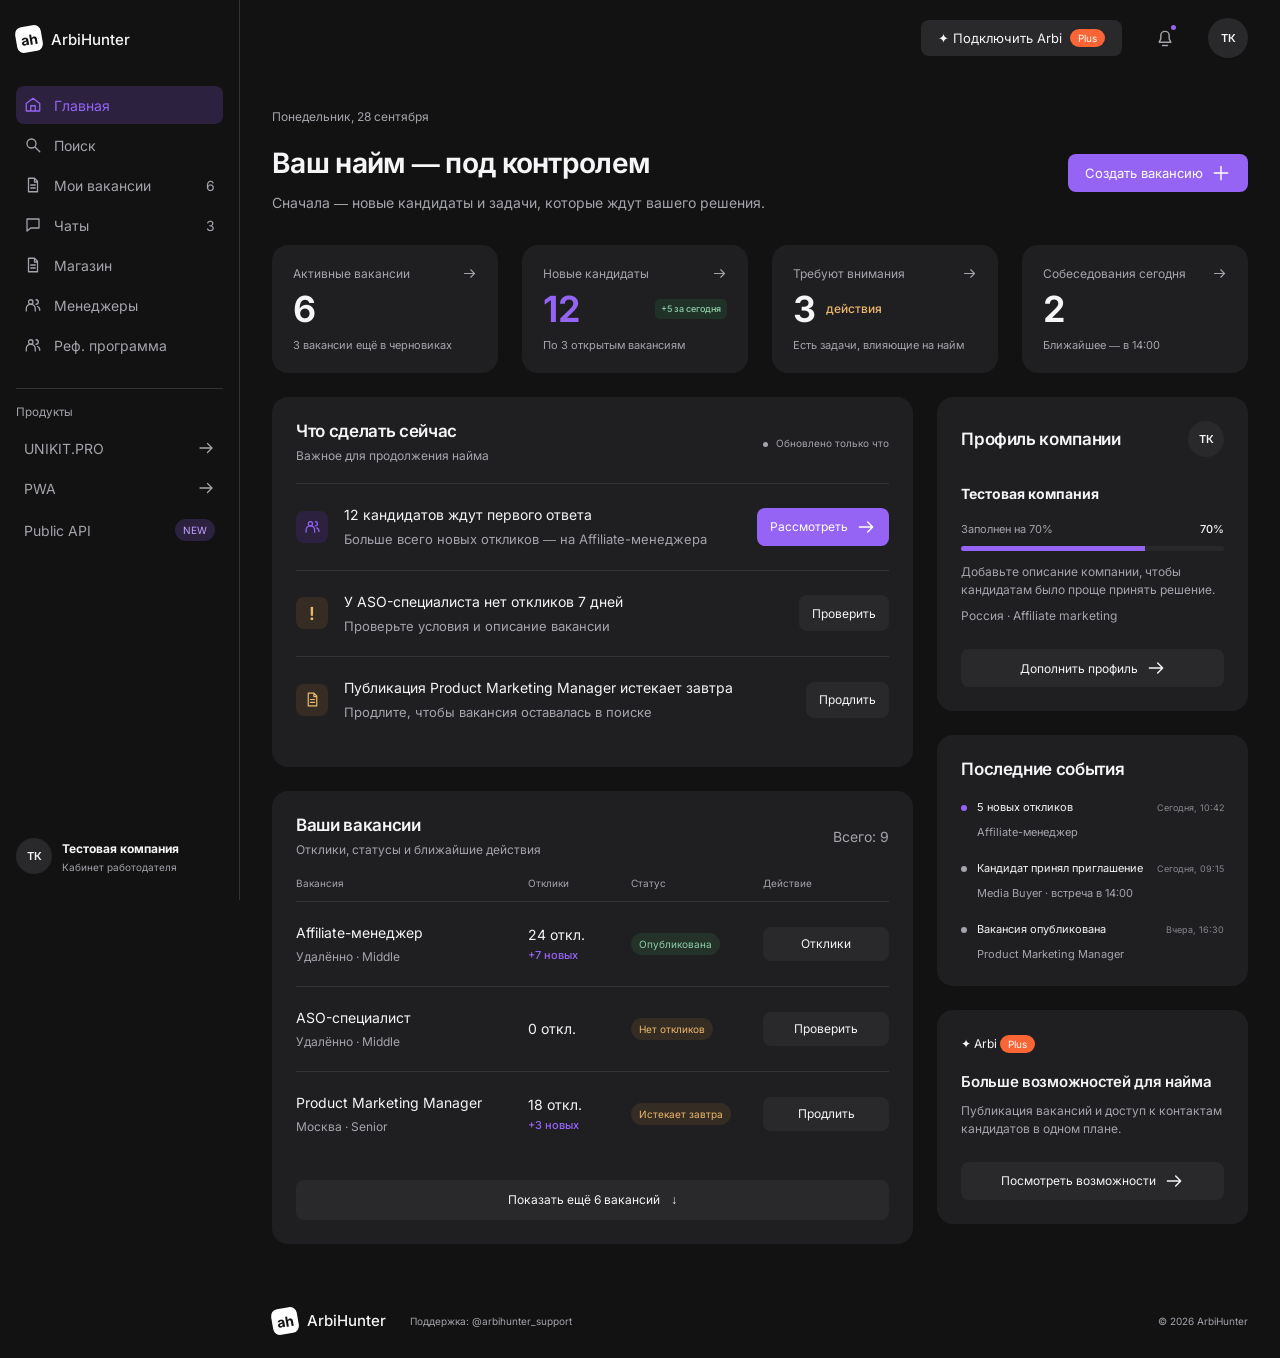
<file: arbihunter/index.html>
<!doctype html><html lang="ru"><head><meta charset="utf-8"><meta name="viewport" content="width=device-width, initial-scale=1"><title>Главная работодателя — ArbiHunter</title><style>@font-face{font-family:Inter;src:url([data-uri]) format('woff2');font-weight:100 900;unicode-range:U+0400-052F}@font-face{font-family:Inter;src:url([data-uri]) format('woff2');font-weight:100 900;unicode-range:U+0000-00FF}
:root{color-scheme:dark;--bg:#121212;--panel:#1f1f21;--raised:#29292c;--hover:#303033;--line:#333336;--text:#f5f5f7;--muted:#a4a4ad;--purple:#9664f5;--purple-bg:#2c223f;--orange:#fa6535;--success:#8dcea7;--warning:#edb76b;--radius:16px;--gap:24px;--space-sm:16px;--space-xs:8px;font-family:Inter,Arial,sans-serif;color:var(--text);background:var(--bg);font-size:14px}*{box-sizing:border-box}body{margin:0}button,a,input{font:inherit}button{cursor:pointer;color:inherit}button{transition:background-color .16s,color .16s,border-color .16s}button:focus-visible,a:focus-visible{outline:2px solid var(--purple);outline-offset:4px}button:disabled{cursor:default}a{color:inherit;text-decoration:none}svg{width:20px;height:20px;fill:none;stroke:currentColor;stroke-width:1.7;stroke-linecap:round;stroke-linejoin:round;flex-shrink:0}.symbols{display:none}.sidebar{width:216px;position:fixed;inset:0 auto 0 0;border-right:1px solid var(--line);padding:28px 16px;display:flex;flex-direction:column;background:var(--bg);z-index:20}.brand{font-size:15px;font-weight:700;display:flex;align-items:center;gap:9px}.brand b{display:inline-grid;place-items:center;background:#fff;color:#121212;width:26px;height:26px;border-radius:7px;transform:rotate(-10deg);font-size:14px}.sidebar .brand{margin:0 12px 36px}.nav-item{display:flex;align-items:center;text-align:left;gap:12px;border:0;background:none;width:100%;padding:12px;border-radius:8px;color:var(--muted);font-weight:500;margin:3px 0}.nav-item:hover{background:var(--panel);color:var(--text)}.nav-item.active{background:var(--purple-bg);color:var(--purple)}.nav-item>span,.nav-item>svg:last-child:not(:first-child){margin-left:auto}hr{border:0;border-top:1px solid var(--line);margin:20px 0}.sidebar nav>small{display:block;color:var(--muted);margin:0 12px 10px}.purple-tag{font-size:10px;background:var(--purple);color:#fff;border-radius:5px;padding:3px 5px}.side-bottom{margin-top:auto;display:flex;align-items:center;gap:10px;padding-top:36px}.side-bottom strong{font-size:12px}.side-bottom small{display:block;font-size:10px;color:var(--muted);margin-top:5px}.company-icon,.avatar{display:grid;place-items:center;width:36px;height:36px;border-radius:50%;background:var(--raised);font-weight:600;font-size:11px;flex-shrink:0}.workspace{margin-left:216px}.topbar{height:76px;border-bottom:1px solid var(--line);display:flex;align-items:center;justify-content:space-between;padding:0 36px}.crumb{font-size:12px;color:var(--muted)}.crumb span{margin:0 14px}.crumb b{font-weight:400;color:var(--text)}.top-actions{display:flex;align-items:center;gap:20px}.avatar{border:0}.avatar:hover{background:var(--hover)}.button{display:inline-flex;justify-content:center;align-items:center;gap:8px;border:1px solid transparent;border-radius:8px;padding:11px 16px;min-height:42px;white-space:nowrap;font-weight:550;font-size:13px}.primary{background:var(--purple);color:#fff}.primary:hover{background:#a77cf8}.button.secondary,.subtle{background:var(--raised);color:var(--text)}.button.secondary:hover,.subtle:hover{background:var(--hover);border-color:#48484c}.small{font-size:12px;padding:8px 12px;min-height:36px}.full{width:100%;font-size:12px;padding:10px}.orange-tag{display:inline-block;background:var(--orange);color:#fff;font-size:10px;padding:2px 5px;border-radius:5px}.icon-button{display:grid;place-items:center;background:none;border:0;border-radius:8px;width:38px;height:38px;position:relative;color:var(--muted)}.icon-button:hover{background:var(--raised);color:var(--text)}.icon-button i{width:5px;height:5px;border-radius:50%;background:var(--purple);position:absolute;right:8px;top:6px}.mobile-menu{display:none}main{max-width:1500px;margin:auto;padding:36px}.page-heading{display:flex;justify-content:space-between;gap:24px;align-items:center;margin-bottom:28px}.eyebrow{color:var(--muted);font-size:12px;margin:0 0 10px}h1{font-size:28px;letter-spacing:-.035em;margin:0;font-weight:650}p{line-height:1.5}h2{font-size:17px;margin:0;font-weight:600;letter-spacing:-.02em}h3{font-size:13px;line-height:1.5;margin:0;font-weight:550}.secondary{color:var(--text)}p.secondary,.secondary.small-text,span.secondary{color:var(--muted)}.page-heading p:last-child{margin:10px 0 0;font-size:13px}.metrics{display:grid;grid-template-columns:repeat(4,minmax(0,1fr));gap:16px;margin-bottom:24px}.metric{background:var(--panel);border:1px solid transparent;border-radius:var(--radius);padding:20px;text-align:left;min-width:0}.metric:hover{background:#252527;border-color:#48404f}.metric>span{display:flex;align-items:center;justify-content:space-between;font-size:12px;color:var(--muted);gap:8px}.metric svg{width:15px;height:15px}.metric>strong{display:flex;align-items:center;gap:10px;font-size:36px;font-weight:650;margin:16px 0 10px;line-height:1}.metric em{font-size:10px;line-height:1.4;font-style:normal;font-weight:500;color:var(--success);padding:4px 6px;background:#203128;border-radius:5px}.metric em.warning-text{background:transparent;color:var(--warning);font-size:12px;padding:0}.metric small{font-size:11px;color:var(--muted)}.accent{color:var(--purple)}.dashboard-grid{display:grid;grid-template-columns:minmax(0,1fr) 290px;gap:24px;align-items:start}.main-column,.support-column{display:grid;gap:24px;min-width:0}.panel{background:var(--panel);border-radius:var(--radius);padding:24px;min-width:0}.section-heading{display:flex;align-items:center;justify-content:space-between;gap:16px;margin-bottom:20px}.section-heading p{color:var(--muted);font-size:12px;margin:6px 0 0}.count{display:inline-grid;place-items:center;background:var(--raised);color:var(--muted);font-size:11px;width:22px;height:22px;vertical-align:middle;margin-left:6px;border-radius:6px}.live-label{font-size:10px;color:var(--muted);white-space:nowrap}.live-label i{display:inline-block;width:5px;height:5px;background:var(--success);border-radius:50%;margin-right:5px}.task{display:flex;align-items:center;gap:12px;padding:18px 0;border-top:1px solid var(--line)}.task:last-child{padding-bottom:0}.task-copy{flex:1;min-width:0}.task-copy p{font-size:11px;color:var(--muted);margin:5px 0 0}.task-icon{display:grid;place-items:center;width:34px;height:34px;border-radius:8px;flex-shrink:0;font-weight:600;font-size:18px}.violet{background:var(--purple-bg);color:var(--purple)}.amber{background:#352d23;color:var(--warning)}.task-icon svg{width:17px;height:17px}.filter-bar{display:flex;gap:8px;overflow-x:auto;padding:0 0 20px;scrollbar-width:thin}.filter{background:transparent;border:0;border-radius:7px;padding:8px 10px;color:var(--muted);white-space:nowrap;font-size:12px}.filter span{margin-left:5px;opacity:.7}.filter:hover{background:var(--raised);color:var(--text)}.filter.selected{background:var(--purple-bg);color:#c2a1ff}.table-header,.vacancy-row{display:grid;grid-template-columns:minmax(0,1.5fr) .65fr 1fr .85fr;align-items:center;gap:12px}.table-header{color:var(--muted);font-size:10px;padding-bottom:12px}.vacancy-row{border-top:1px solid var(--line);padding:20px 0}.vacancy-row h3{font-size:13px}.vacancy-row p{font-size:10px;color:var(--muted);margin:5px 0 0}.row-replies{font-size:13px}.row-replies b{display:block;color:var(--purple);font-size:10px;font-weight:500;margin-top:5px}.badge{display:inline-flex;align-items:center;gap:5px;padding:5px 7px;border-radius:5px;font-size:10px;width:max-content;max-width:100%}.badge.green{background:#243229;color:var(--success)}.badge.amber{background:#352d23;color:var(--warning)}.badge.neutral{background:var(--raised);color:var(--muted)}.row-button{background:var(--raised);border:1px solid transparent;border-radius:7px;min-height:34px;font-size:11px;padding:8px}.row-button:hover{border-color:#51445e;background:var(--hover)}.show-more{border:0;background:var(--raised);border-radius:8px;width:100%;padding:12px;font-size:12px;margin-top:4px}.show-more:hover{background:var(--hover)}.show-more span{margin-left:8px}.company-panel>strong{font-size:14px}.small-text{font-size:12px}.company-panel>p{margin:8px 0 20px}.progress-label{display:flex;justify-content:space-between;font-size:11px;color:var(--muted);margin:20px 0 10px}.progress-label b{color:var(--text);font-weight:500}.progress{height:5px;background:var(--raised);border-radius:5px;overflow:hidden}.progress>span{display:block;width:70%;height:100%;background:var(--purple)}.activity-panel h2{margin-bottom:20px}.activity{display:flex;gap:10px;margin-top:20px}.activity>i{width:6px;height:6px;border-radius:50%;background:var(--muted);flex-shrink:0;margin-top:6px}.activity>i.purple-dot{background:var(--purple)}.activity p{font-size:11px;margin:0}.activity strong{font-weight:500}.activity span,.activity small{display:block;color:var(--muted);margin-top:5px}.activity small{font-size:10px;color:#86868f}.plan-name{font-size:12px}.plan-panel h2{margin-top:18px;line-height:1.5}.plan-panel .button{margin-top:10px}footer{display:flex;align-items:center;gap:24px;border-top:1px solid var(--line);padding-top:24px;margin-top:40px;color:var(--muted);font-size:10px}footer span:last-child{margin-left:auto}.notice{position:fixed;bottom:24px;left:50%;transform:translateX(-50%);z-index:40;background:#35313d;color:#fff;border:1px solid #635174;border-radius:12px;padding:16px 20px;max-width:calc(100% - 32px);font-size:13px;box-shadow:0 8px 30px #0005}#candidate-panel{border-top:1px solid var(--line);padding-top:24px;margin-top:20px}#candidate-panel h3{font-size:16px}.candidate{display:flex;align-items:center;gap:12px;padding:16px 0;border-bottom:1px solid var(--line)}.candidate>div{flex:1}.candidate p{margin:4px 0;color:var(--muted);font-size:11px}.candidate .avatar{flex:0 0 34px;color:#c2a1ff;background:var(--purple-bg)}.candidate button{font-size:11px}.empty-note{padding:20px;color:var(--muted);font-size:13px}.inline-note{font-size:12px;color:var(--warning);padding:16px;background:#352d23;border-radius:8px;margin-bottom:16px}[hidden]{display:none!important}::selection{background:var(--purple);color:white}
@media(min-width:1700px){main{padding-top:44px}}
@media(max-width:1250px){.sidebar{width:190px}.workspace{margin-left:190px}main{padding:28px}.topbar{padding:0 28px}.dashboard-grid{grid-template-columns:minmax(0,1fr) 250px;gap:20px}.panel{padding:20px}.metric{padding:16px}.metric>strong{font-size:30px}.live-label{display:none}.task{flex-wrap:wrap}.task-copy{flex-basis:calc(100% - 46px)}.task>.button{margin-left:46px}.vacancy-row,.table-header{grid-template-columns:minmax(0,1.4fr) .6fr 1fr}.vacancy-row>.row-button{grid-column:1/-1;justify-self:start}.table-header>span:last-child{display:none}}
@media(max-width:1000px){.dashboard-grid{grid-template-columns:1fr}.support-column{grid-template-columns:repeat(2,minmax(0,1fr))}.plan-panel{grid-column:1/-1}.metrics{grid-template-columns:repeat(2,minmax(0,1fr))}.page-heading{align-items:flex-start}.page-heading>.button{font-size:12px}.page-heading h1{font-size:25px}.page-heading .secondary{max-width:35ch}.task{flex-wrap:nowrap}.task-copy{flex-basis:auto}.task>.button{margin-left:0}.plus-plan{display:none}}
@media(max-width:760px){.sidebar{display:none;top:64px;width:240px;box-shadow:12px 0 30px #0006}.sidebar.open{display:flex}.sidebar>.brand{display:none}.sidebar .side-bottom{margin-top:24px}.workspace{margin-left:0}.topbar{height:64px;padding:0 20px;gap:12px}.mobile-menu{display:grid}.crumb{margin-right:auto}.crumb>span,.crumb>b{display:none}.top-actions{gap:8px}main{padding:24px 20px}.page-heading{display:block;margin-bottom:24px}.page-heading h1{font-size:27px;line-height:1.2;max-width:18ch}.page-heading .secondary{max-width:42ch;font-size:12px}.page-heading>.button{margin-top:20px}.metrics{gap:12px}.metric{padding:16px 12px}.metric>span{font-size:11px;align-items:flex-start}.metric>span svg{width:12px;height:12px}.metric>strong{font-size:32px;gap:6px;flex-wrap:wrap;margin:16px 0 12px;min-height:32px}.metric em{font-size:9px}.metric small{font-size:10px;line-height:1.4;display:block}.dashboard-grid,.main-column,.support-column{gap:16px}.panel{padding:20px 16px}.support-column{grid-template-columns:1fr}.plan-panel{grid-column:auto}h2{font-size:16px}.task{flex-wrap:wrap;padding:16px 0}.task-copy{flex-basis:calc(100% - 46px)}.task>.button{margin-left:46px}.task-copy p{font-size:11px}.filter-bar{margin-right:-16px}.table-header{display:none}.vacancy-row{grid-template-columns:minmax(0,1fr) auto;gap:12px;padding:20px 0}.vacancy-row h3{font-size:14px}.vacancy-row>.row-replies{text-align:right}.vacancy-row>.badge{grid-row:2}.vacancy-row>.row-button{grid-column:2;grid-row:2;justify-self:end}.section-heading{margin-bottom:18px}.candidate{flex-wrap:wrap}.candidate button{margin-left:46px}footer{flex-wrap:wrap;gap:16px}footer .brand{width:100%}footer span:last-child{margin-left:0}.notice{bottom:16px;width:max-content}}
@media(prefers-reduced-motion:reduce){*{transition:none!important}}
/* Revised user grid: 12 columns, 24px gutters, primary8 + support4. */
:root{--sidebar-width:240px;--page-padding:32px;--gap:24px;--radius-badge:999px;--control-height:36px;--radius-control:8px}
.sidebar{width:var(--sidebar-width);padding:26px 16px}.workspace{margin-left:var(--sidebar-width)}.sidebar .brand{margin:0 0 32px}.brand{font-weight:500}.nav-item{padding:10px 8px;margin:2px 0;font-weight:400}.nav-item>svg{width:18px;height:18px}.nav-item>svg:last-child:not(:first-child){margin-left:auto}.purple-tag{border-radius:var(--radius-badge);background:var(--purple-bg);color:#c2a1ff;font-size:10px;padding:5px 8px}.sidebar hr{margin:24px 0 16px}.sidebar nav>small{margin-left:0}.side-bottom{padding-top:24px}.topbar{border:0;padding:0 var(--page-padding);height:76px;justify-content:flex-end}.crumb{display:none}.top-actions{gap:24px}.plus-plan{border-radius:var(--radius-badge);font-weight:400;min-height:40px}.orange-tag{border-radius:var(--radius-badge);padding:3px 8px}.avatar{width:40px;height:40px}
main{max-width:none;padding:32px var(--page-padding) 24px}.page-heading{margin-bottom:32px;align-items:center}.eyebrow{margin-bottom:20px}.page-heading h1{font-size:28px;max-width:none;letter-spacing:-.025em}.page-heading p:last-child{font-size:14px;margin-top:12px;max-width:none}.button{min-height:var(--control-height);border-radius:var(--radius-control);padding:8px 16px;font-weight:400}.page-heading>.button{margin-top:24px}.metrics{gap:var(--gap);margin-bottom:24px}.metric{padding:20px}.metric>strong{font-size:36px;margin:10px 0 8px}.metric:nth-child(2)>strong{justify-content:space-between}.metric em{font-size:9px}.metric small{font-size:11px}.dashboard-grid{grid-template-columns:minmax(0,2.063fr) minmax(0,1fr);gap:var(--gap)}.main-column,.support-column{gap:24px}.panel{padding:24px;border-radius:var(--radius)}.section-heading{margin-bottom:18px}.section-heading p{font-size:12px}.task{padding:20px 0;flex-wrap:nowrap;gap:16px}.task-copy{flex:1;flex-basis:auto}.task h3{font-size:14px;font-weight:400}.task-copy p{font-size:13px}.task>.button{margin-left:0}.task:last-child{padding-bottom:20px}.task-icon{width:32px;height:32px}.task .small{font-size:12px;padding:8px 12px}.live-label{display:block;font-size:10px}.live-label i{background:var(--muted)}
.vacancy-filter-toggle{background:transparent;border:0;color:var(--muted);font-size:14px;padding:4px 0;white-space:nowrap;border-radius:4px}.vacancy-filter-toggle:hover{color:var(--text)}.filter-bar{margin:0;padding-bottom:16px}.filter{border-radius:var(--radius-control)}.vacancy-row,.table-header{grid-template-columns:minmax(0,2.4fr) .9fr 1.25fr 1.45fr;gap:24px}.table-header>span:last-child{display:block}.vacancy-row{padding:20px 0}.vacancy-row h3{font-size:14px;font-weight:400}.vacancy-row p{font-size:12px}.row-replies{font-size:14px}.row-replies b{font-size:11px}.badge{border-radius:var(--radius-badge);font-size:10px;padding:5px 8px}.row-button{grid-column:auto;justify-self:stretch;font-size:12px;display:flex;align-items:center;justify-content:center;gap:8px;font-weight:400;border-radius:var(--radius-control)}.row-button svg{display:none;width:16px;height:16px}.show-more{margin-top:24px;min-height:40px}.company-panel .section-heading{margin-bottom:28px}.company-panel>strong{display:block;margin-bottom:20px}.company-panel .progress-label{margin:0 0 10px}.company-panel>.progress+p{margin:12px 0 8px;line-height:1.5}.company-panel>p{margin:8px 0 24px}.company-panel .full{margin-top:0}.full{font-size:12px}.progress{height:5px}.activity{margin-top:20px;gap:10px}.activity p{flex:1;min-width:0}.activity-heading{display:flex!important;align-items:baseline;justify-content:space-between;gap:12px;margin-top:0!important}.activity-heading strong{font-size:11px;font-weight:400;color:var(--text)}.activity-heading small{margin-top:0;white-space:nowrap;font-size:9px}.activity p>span+span{margin-top:8px}.plan-panel h2{font-size:15px;line-height:1.5}.plan-panel p{font-size:12px;margin:8px 0 24px}.plan-panel .button{margin-top:0}footer{border:0;padding-top:0;margin-top:64px;font-size:10px}footer .brand{color:var(--text)}
/* Related prototype states use the same grid, controls and row rhythm. */
#candidate-panel{margin-top:24px;padding-top:24px}#candidate-panel .section-heading{align-items:start}#candidate-panel .section-heading>div{min-width:0}#candidate-panel h3{overflow-wrap:anywhere}.candidate{gap:16px;padding:20px 0}.candidate>div{min-width:0}.candidate .avatar{flex:0 0 32px}.candidate .button{margin:0}.candidate .button:disabled{background:#243229;color:var(--success)}.notice{background:var(--panel);border:1px solid var(--line);border-radius:var(--radius);padding:16px 24px;color:var(--text);font-size:13px}.inline-note{background:var(--panel);border:1px solid var(--line);border-radius:var(--radius);padding:20px}.inline-note p{color:var(--muted)}.inline-note .button{margin-top:8px}
@media(min-width:1700px){main{padding-top:32px;max-width:1600px}}
@media(min-width:761px) and (max-width:1199px){:root{--sidebar-width:200px;--page-padding:24px}.dashboard-grid{grid-template-columns:1fr}.support-column{grid-template-columns:repeat(2,minmax(0,1fr))}.plan-panel{grid-column:1/-1}.metrics{grid-template-columns:repeat(2,minmax(0,1fr))}.page-heading h1{font-size:25px}.page-heading{align-items:flex-start}.page-heading>.button{margin-top:24px}.task-copy p{font-size:12px}.task h3{font-size:13px}.live-label{display:none}.vacancy-row,.table-header{gap:16px;grid-template-columns:minmax(0,2fr) .8fr 1.15fr 1.1fr}.panel{padding:20px}.activity-heading{gap:8px}}
@media(max-width:760px){:root{--page-padding:24px;--gap:16px}.workspace{margin-left:0}.sidebar{top:64px;right:0;left:auto;width:min(300px,calc(100vw - 24px));height:calc(100dvh - 64px);overflow-y:auto;border:1px solid var(--line);border-radius:var(--radius) 0 0 var(--radius);padding:16px}.sidebar .side-bottom{margin-top:24px}.topbar{padding:0 16px;height:64px;justify-content:flex-end}.mobile-menu{margin-left:auto;order:2}.top-actions{display:none}.sidebar>.brand{display:none}main{padding:24px var(--page-padding) 24px}.page-heading{display:block;margin-bottom:24px}.eyebrow{font-size:12px;margin-bottom:20px}.page-heading h1{font-size:24px;max-width:none;letter-spacing:-.025em;line-height:1.3}.page-heading p:last-child{font-size:14px;line-height:1.5;margin-top:12px}.page-heading>.button{width:100%;margin-top:16px;min-height:36px;font-size:13px;gap:8px}.metrics{grid-template-columns:repeat(2,minmax(0,1fr));gap:16px}.metric{padding:16px}.metric>span{font-size:12px;gap:4px}.metric>strong{font-size:32px;gap:6px;margin:16px 0 12px;flex-wrap:nowrap}.metric:nth-child(2)>strong{justify-content:space-between}.metric em{font-size:8px;padding:4px;white-space:nowrap}.metric small{font-size:11px;line-height:1.5}.dashboard-grid,.main-column,.support-column{gap:16px;grid-template-columns:1fr}.panel{padding:24px 16px}.section-heading{margin-bottom:24px}.section-heading h2{font-size:16px}.section-heading p{font-size:12px}.live-label{display:none}.task{display:grid;grid-template-columns:24px minmax(0,1fr);gap:12px 16px;padding:20px 0}.task-icon{width:32px;height:32px;align-self:start;margin-top:4px}.task-copy h3{font-size:14px;line-height:1.5}.task-copy p{font-size:12px;margin-top:4px}.task>.button{grid-column:2;width:100%;margin:0;min-height:36px}.task:last-child{padding-bottom:0}.vacancy-filter-toggle{font-size:10px}.table-header{display:none}.vacancy-row{grid-template-columns:minmax(0,1fr) auto;gap:16px 12px;padding:20px 0}.vacancy-row>div:first-child{grid-column:1;grid-row:1}.vacancy-row h3{font-size:13px;font-weight:500;line-height:1.5}.vacancy-row p{font-size:11px;margin-top:4px}.vacancy-row>.badge{grid-column:2;grid-row:1;align-self:start;font-size:9px;padding:5px 7px}.vacancy-row>.row-replies{grid-column:1;grid-row:2;text-align:left;font-size:14px;white-space:nowrap}.row-replies b{display:inline;font-size:10px;margin:0 0 0 4px}.vacancy-row>.row-button{grid-column:2;grid-row:2;justify-self:end;background:transparent;border:0;padding:4px 0;min-height:28px;gap:10px;font-size:12px}.row-button svg{display:block}.row-button:hover{color:var(--purple);background:transparent}.show-more{margin-top:16px;font-size:12px}.filter-bar{padding-bottom:16px;gap:4px}.filter{font-size:11px;padding:8px}.company-panel .section-heading{margin-bottom:24px}.company-panel>strong{margin-bottom:24px;font-size:14px}.company-panel>p{font-size:12px;margin-bottom:24px}.company-panel .full{min-height:36px}.activity-panel h2{margin-bottom:24px}.activity{gap:8px;margin-top:20px}.activity-heading{gap:8px}.activity-heading strong{font-size:11px}.activity-heading small{font-size:9px}.activity p>span+span{font-size:12px}.plan-panel h2{font-size:16px}.plan-panel .full{font-size:12px}.plan-panel{grid-column:auto}.candidate{display:grid;grid-template-columns:32px minmax(0,1fr);gap:12px 16px}.candidate .button{grid-column:2;width:100%;margin:0}.candidate strong{font-size:13px}.notice{bottom:16px;width:calc(100% - 48px);max-width:420px;padding:16px}.inline-note{padding:16px}.inline-note .button{white-space:normal;width:100%}footer{margin-top:64px;gap:12px 16px;font-size:9px}footer .brand{width:100%;font-size:16px}footer span:last-child{margin-left:0}}
@media(max-width:359px){:root{--page-padding:16px}.metrics{gap:12px}.metric{padding:12px}.page-heading h1{font-size:22px}.metric>span{font-size:11px}.metric em{font-size:7px}.row-replies b{font-size:9px}}
.nav-item[data-local="UNIKIT.PRO"] svg,.nav-item[data-local="PWA"] svg{margin-left:auto}
@media(max-width:760px){.metric>span{font-size:11px}.metric>span svg{width:12px;height:12px}}
</style></head><body>
<svg class="symbols" xmlns="http://www.w3.org/2000/svg"><symbol id="home" viewBox="0 0 24 24"><path d="m3 10 9-7 9 7v10H3Z M9 20v-7h6v7"/></symbol><symbol id="search" viewBox="0 0 24 24"><circle cx="10" cy="10" r="6"/><path d="m15 15 6 6"/></symbol><symbol id="file" viewBox="0 0 24 24"><path d="M6 3h8l4 4v14H6Z M14 3v5h4 M9 12h6 M9 16h6"/></symbol><symbol id="chat" viewBox="0 0 24 24"><path d="M4 4h16v12H9l-5 4Z"/></symbol><symbol id="users" viewBox="0 0 24 24"><circle cx="9" cy="8" r="3"/><path d="M3 20v-3a6 6 0 0 1 12 0v3 M16 5a3 3 0 0 1 0 6 M18 14a5 5 0 0 1 3 5"/></symbol><symbol id="arrow" viewBox="0 0 24 24"><path d="M4 12h16m-6-6 6 6-6 6"/></symbol><symbol id="plus" viewBox="0 0 24 24"><path d="M12 4v16M4 12h16"/></symbol><symbol id="check" viewBox="0 0 24 24"><path d="m5 12 4 4L19 6"/></symbol><symbol id="bell" viewBox="0 0 24 24"><path d="M5 17h14l-2-4V9a5 5 0 0 0-10 0v4Z M9 21h6"/></symbol><symbol id="menu" viewBox="0 0 24 24"><path d="M4 6h16M4 12h16M4 18h16"/></symbol></svg>
<aside class="sidebar" id="navigation"><a class="brand" href="#main"><b>ah</b> ArbiHunter</a><nav aria-label="Основная навигация"><button class="nav-item active" aria-current="page"><svg><use href="#home"/></svg>Главная</button><button class="nav-item" data-local="Поиск сотрудников"><svg><use href="#search"/></svg>Поиск</button><button class="nav-item" data-scroll="vacancies"><svg><use href="#file"/></svg>Мои вакансии<span>6</span></button><button class="nav-item" data-local="Чаты"><svg><use href="#chat"/></svg>Чаты<span>3</span></button><button class="nav-item" data-local="Магазин"><svg><use href="#file"/></svg>Магазин</button><button class="nav-item" data-local="Менеджеры"><svg><use href="#users"/></svg>Менеджеры</button><button class="nav-item" data-local="Реферальная программа"><svg><use href="#users"/></svg>Реф. программа</button><hr><small>Продукты</small><button class="nav-item" data-local="UNIKIT.PRO">UNIKIT.PRO <svg><use href="#arrow"/></svg></button><button class="nav-item" data-local="PWA">PWA <svg><use href="#arrow"/></svg></button><button class="nav-item" data-local="Public API">Public API <span class="purple-tag">NEW</span></button></nav><div class="side-bottom"><span class="company-icon">ТК</span><div><strong>Тестовая компания</strong><small>Кабинет работодателя</small></div></div></aside>
<div class="workspace"><header class="topbar"><button class="icon-button mobile-menu" aria-label="Открыть меню" aria-expanded="false"><svg><use href="#menu"/></svg></button><span class="crumb">Кабинет работодателя <span>/</span> <b>Главная</b></span><div class="top-actions"><button class="button subtle plus-plan" data-scroll="company">✦ Подключить Arbi <span class="orange-tag">Plus</span></button><button class="icon-button" aria-label="Уведомления, 3 новых" data-scroll="attention"><svg><use href="#bell"/></svg><i></i></button><button class="avatar" data-scroll="company" aria-label="Тестовая компания">ТК</button></div></header>
<main id="main"><div class="page-heading"><div><p class="eyebrow">Понедельник, 28 сентября</p><h1>Ваш найм — под контролем</h1><p class="secondary">Сначала — новые кандидаты и задачи, которые ждут вашего решения.</p></div><button class="button primary" data-local="Создание вакансии">Создать вакансию <svg><use href="#plus"/></svg></button></div>
<section class="metrics" aria-label="Сводка найма"><button class="metric" data-filter="active"><span>Активные вакансии <svg><use href="#arrow"/></svg></span><strong>6</strong><small>3 вакансии ещё в черновиках</small></button><button class="metric" data-filter="new"><span>Новые кандидаты <svg><use href="#arrow"/></svg></span><strong class="accent">12 <em>+5 за сегодня</em></strong><small>По 3 открытым вакансиям</small></button><button class="metric" data-scroll="attention"><span>Требуют внимания <svg><use href="#arrow"/></svg></span><strong>3 <em class="warning-text">действия</em></strong><small>Есть задачи, влияющие на найм</small></button><button class="metric" data-local="Собеседования"><span>Собеседования сегодня <svg><use href="#arrow"/></svg></span><strong>2</strong><small>Ближайшее — в 14:00</small></button></section>
<div class="dashboard-grid"><div class="main-column"><section class="panel attention" id="attention"><div class="section-heading"><div><h2>Что сделать сейчас <span class="count" hidden>3</span></h2><p>Важное для продолжения найма</p></div><span class="live-label"><i></i> Обновлено только что</span></div><div class="task"><div class="task-icon violet"><svg><use href="#users"/></svg></div><div class="task-copy"><h3>12 кандидатов ждут первого ответа</h3><p>Больше всего новых откликов — на Affiliate-менеджера</p></div><button class="button primary small" id="review-candidates">Рассмотреть <svg><use href="#arrow"/></svg></button></div><div class="task"><div class="task-icon amber">!</div><div class="task-copy"><h3>У ASO-специалиста нет откликов 7 дней</h3><p>Проверьте условия и описание вакансии</p></div><button class="button secondary small" data-inspect="aso">Проверить</button></div><div class="task" id="expiry-task"><div class="task-icon amber"><svg><use href="#file"/></svg></div><div class="task-copy"><h3>Публикация Product Marketing Manager истекает завтра</h3><p>Продлите, чтобы вакансия оставалась в поиске</p></div><button class="button secondary small" id="extend">Продлить</button></div></section>
<section class="panel vacancy-panel" id="vacancies"><div class="section-heading"><div><h2>Ваши вакансии</h2><p>Отклики, статусы и ближайшие действия</p></div><button class="vacancy-filter-toggle" aria-expanded="false" aria-controls="vacancy-filters">Всего: 9</button></div><div class="filter-bar" id="vacancy-filters" hidden role="group" aria-label="Фильтр вакансий"><button class="filter selected" data-filter="all" aria-pressed="true">Все <span>9</span></button><button class="filter" data-filter="active" aria-pressed="false">Активные <span>6</span></button><button class="filter" data-filter="new" aria-pressed="false">С новыми откликами <span>3</span></button><button class="filter" data-filter="draft" aria-pressed="false">Черновики <span>3</span></button></div><div class="table-header"><span>Вакансия</span><span>Отклики</span><span>Статус</span><span>Действие</span></div><div id="vacancy-list"></div><button class="show-more" id="show-more">Показать ещё 6 вакансий <span>↓</span></button><div id="candidate-panel" hidden></div></section></div>
<aside class="support-column"><section class="panel company-panel" id="company"><div class="section-heading"><h2>Профиль компании</h2><span class="company-icon">ТК</span></div><strong>Тестовая компания</strong><div class="progress-label"><span>Заполнен на 70%</span><b>70%</b></div><div class="progress" role="progressbar" aria-label="Заполнение профиля" aria-valuenow="70" aria-valuemin="0" aria-valuemax="100"><span></span></div><p class="secondary small-text">Добавьте описание компании, чтобы кандидатам было проще принять решение.</p><p class="secondary small-text">Россия · Affiliate marketing</p><button class="button secondary full" data-local="Редактирование компании">Дополнить профиль <svg><use href="#arrow"/></svg></button></section>
<section class="panel activity-panel"><h2>Последние события</h2><div class="activity"><i class="purple-dot"></i><p><span class="activity-heading"><strong>5 новых откликов</strong><small>Сегодня, 10:42</small></span><span>Affiliate-менеджер</span></p></div><div class="activity"><i></i><p><span class="activity-heading"><strong>Кандидат принял приглашение</strong><small>Сегодня, 09:15</small></span><span>Media Buyer · встреча в 14:00</span></p></div><div class="activity"><i></i><p><span class="activity-heading"><strong>Вакансия опубликована</strong><small>Вчера, 16:30</small></span><span>Product Marketing Manager</span></p></div></section>
<section class="panel plan-panel"><span class="plan-name">✦ Arbi <span class="orange-tag">Plus</span></span><h2>Больше возможностей для найма</h2><p class="secondary small-text">Публикация вакансий и доступ к контактам кандидатов в одном плане.</p><button class="button secondary full" data-local="Возможности Arbi Plus">Посмотреть возможности <svg><use href="#arrow"/></svg></button></section></aside></div>
<footer><a class="brand" href="#main"><b>ah</b> ArbiHunter</a><span>Поддержка: @arbihunter_support</span><span>© 2026 ArbiHunter</span></footer></main></div><div class="notice" role="status" aria-live="polite" hidden></div><script>const rows=[{id:'affiliate',name:'Affiliate-менеджер',meta:'Удалённо · Middle',replies:24,fresh:7,status:'Опубликована',tone:'green',action:'Отклики'},{id:'aso',name:'ASO-специалист',meta:'Удалённо · Middle',replies:0,fresh:0,status:'Нет откликов',tone:'amber',action:'Проверить'},{id:'pmm',name:'Product Marketing Manager',meta:'Москва · Senior',replies:18,fresh:3,status:'Истекает завтра',tone:'amber',action:'Продлить'},{id:'media',name:'Media Buyer',meta:'Удалённо · Middle',replies:11,fresh:2,status:'Опубликована',tone:'green',action:'Отклики'},{id:'design',name:'Product Designer',meta:'Удалённо · Middle',replies:9,fresh:0,status:'Опубликована',tone:'green',action:'Отклики'},{id:'bizdev',name:'Business Development',meta:'Удалённо · Senior',replies:6,fresh:0,status:'Опубликована',tone:'green',action:'Отклики'}];
const drafts=['Intern Affiliate-менеджер','ASO-специалист','Product Marketing Manager'];let filter='all',expanded=false,toastTimer;const list=document.querySelector('#vacancy-list');
function notice(text){const n=document.querySelector('.notice');n.textContent=text;n.hidden=false;clearTimeout(toastTimer);toastTimer=setTimeout(()=>n.hidden=true,4500)}
function render(){document.querySelectorAll('.filter').forEach(b=>{const on=b.dataset.filter===filter;b.classList.toggle('selected',on);b.setAttribute('aria-pressed',on)});const draftRows=drafts.map((name,i)=>({id:'draft'+i,name,meta:'Не опубликована',replies:'—',fresh:0,status:'Черновик',tone:'neutral',action:'Продолжить'}));const source=filter==='draft'?draftRows:filter==='new'?rows.filter(r=>r.fresh):filter==='active'?rows:[...rows,...draftRows];const data=expanded||filter==='new'||filter==='draft'?source:source.slice(0,3);list.innerHTML=data.map(r=>`<article class="vacancy-row"><div><h3>${r.name}</h3><p>${r.meta}</p></div><div class="row-replies">${r.replies}${typeof r.replies==='number'?' откл.':''}${r.fresh?`<b>+${r.fresh} новых</b>`:''}</div><span class="badge ${r.tone}">${r.status}</span><button class="row-button" data-row="${r.id}">${r.action}<svg aria-hidden="true"><use href="#arrow"/></svg></button></article>`).join('');const more=document.querySelector('#show-more');more.hidden=data.length>=source.length;more.innerHTML=`Показать ещё ${source.length-data.length} вакансии <span>↓</span>`;if(source.length-data.length===6)more.innerHTML='Показать ещё 6 вакансий <span>↓</span>';document.querySelector('.vacancy-filter-toggle').textContent=filter==='all'?'Всего: 9':filter==='active'?'Активные: 6':filter==='new'?'С новыми: 3':'Черновики: 3';}
function setFilter(value){filter=value;expanded=false;render();document.querySelector('#candidate-panel').hidden=true;document.querySelector('#vacancies').scrollIntoView({block:'start'})}
function candidates(id='affiliate'){const row=rows.find(r=>r.id===id);const panel=document.querySelector('#candidate-panel');panel.hidden=false;panel.innerHTML=`<div class="section-heading"><div><h3>Новые кандидаты · ${row.name}</h3><p>Демонстрация обработки откликов на этом экране</p></div><button class="icon-button" aria-label="Скрыть кандидатов" id="close-candidates">×</button></div>`+['Александр К.','Мария С.','Дмитрий Н.'].map((name,i)=>`<div class="candidate"><span class="avatar">${name[0]}</span><div><strong>${name}</strong><p>${['3 года опыта · отклик сегодня','4 года опыта · отклик сегодня','2 года опыта · отклик вчера'][i]}</p></div><button class="button secondary small" data-invite="${name}">Пригласить</button></div>`).join('');panel.scrollIntoView({block:'center'});panel.querySelector('#close-candidates').onclick=()=>{panel.hidden=true;document.querySelector('#review-candidates').focus()}}
function extend(){const row=rows.find(r=>r.id==='pmm');row.status='Опубликована';row.tone='green';row.action='Отклики';document.querySelector('#expiry-task').hidden=true;document.querySelector('.attention .count').textContent='2';document.querySelectorAll('.metric')[2].querySelector('strong').innerHTML='2 <em class="warning-text">действия</em>';render();notice('Публикация продлена на 30 дней. Демонстрационное состояние.')}
function inspect(){const panel=document.querySelector('#candidate-panel');panel.hidden=false;panel.innerHTML='<div class="inline-note"><strong>ASO-специалист: 0 откликов за 7 дней</strong><p>В описании не указан диапазон зарплаты. Уточните условия и формат работы, затем проверьте результат через несколько дней.</p><button class="button secondary small" data-local="Редактирование ASO-вакансии">Изменить описание</button></div>';panel.scrollIntoView({block:'center'})}
document.addEventListener('click',e=>{const b=e.target.closest('button');if(!b)return;if(b.dataset.filter)setFilter(b.dataset.filter);if(b.dataset.scroll){document.getElementById(b.dataset.scroll)?.scrollIntoView({block:'start'});document.querySelector('.sidebar').classList.remove('open');document.querySelector('.mobile-menu').setAttribute('aria-expanded','false')}if(b.dataset.local)notice(`${b.dataset.local} — вне рамок этого прототипа. Новая страница не открывается.`);if(b.dataset.inspect)inspect();if(b.dataset.row){if(b.dataset.row==='pmm'&&rows[2].action==='Продлить')extend();else if(b.dataset.row==='aso')inspect();else if(b.dataset.row.startsWith('draft'))notice('Продолжение черновика — вне рамок главного экрана.');else candidates(b.dataset.row)}if(b.dataset.invite){b.textContent='Приглашён';b.disabled=true;b.className='button secondary small';b.setAttribute('aria-label',`${b.dataset.invite}: приглашение отправлено`);notice(`Приглашение для ${b.dataset.invite} отправлено. Демонстрационное состояние.`)}});
document.querySelector('#review-candidates').onclick=()=>{setFilter('new');candidates()};document.querySelector('#extend').onclick=extend;document.querySelector('#show-more').onclick=()=>{expanded=true;render()};document.querySelector('.mobile-menu').onclick=()=>{const open=document.querySelector('.sidebar').classList.toggle('open');document.querySelector('.mobile-menu').setAttribute('aria-expanded',open)};document.addEventListener('keydown',e=>{if(e.key==='Escape'){document.querySelector('.sidebar').classList.remove('open');document.querySelector('.mobile-menu').setAttribute('aria-expanded','false');document.querySelector('.notice').hidden=true}});render();

const filterToggle=document.querySelector('.vacancy-filter-toggle');filterToggle.onclick=()=>{const bar=document.querySelector('.filter-bar');bar.hidden=!bar.hidden;filterToggle.setAttribute('aria-expanded',String(!bar.hidden))};
document.querySelectorAll('[data-scroll],.filter').forEach(b=>b.addEventListener('click',()=>{document.querySelector('.sidebar').classList.remove('open');document.querySelector('.mobile-menu').setAttribute('aria-expanded','false')}));
document.addEventListener('click',e=>{if(!e.target.closest('.sidebar,.mobile-menu')){document.querySelector('.sidebar').classList.remove('open');document.querySelector('.mobile-menu').setAttribute('aria-expanded','false')}});
</script></body></html>
</file>
